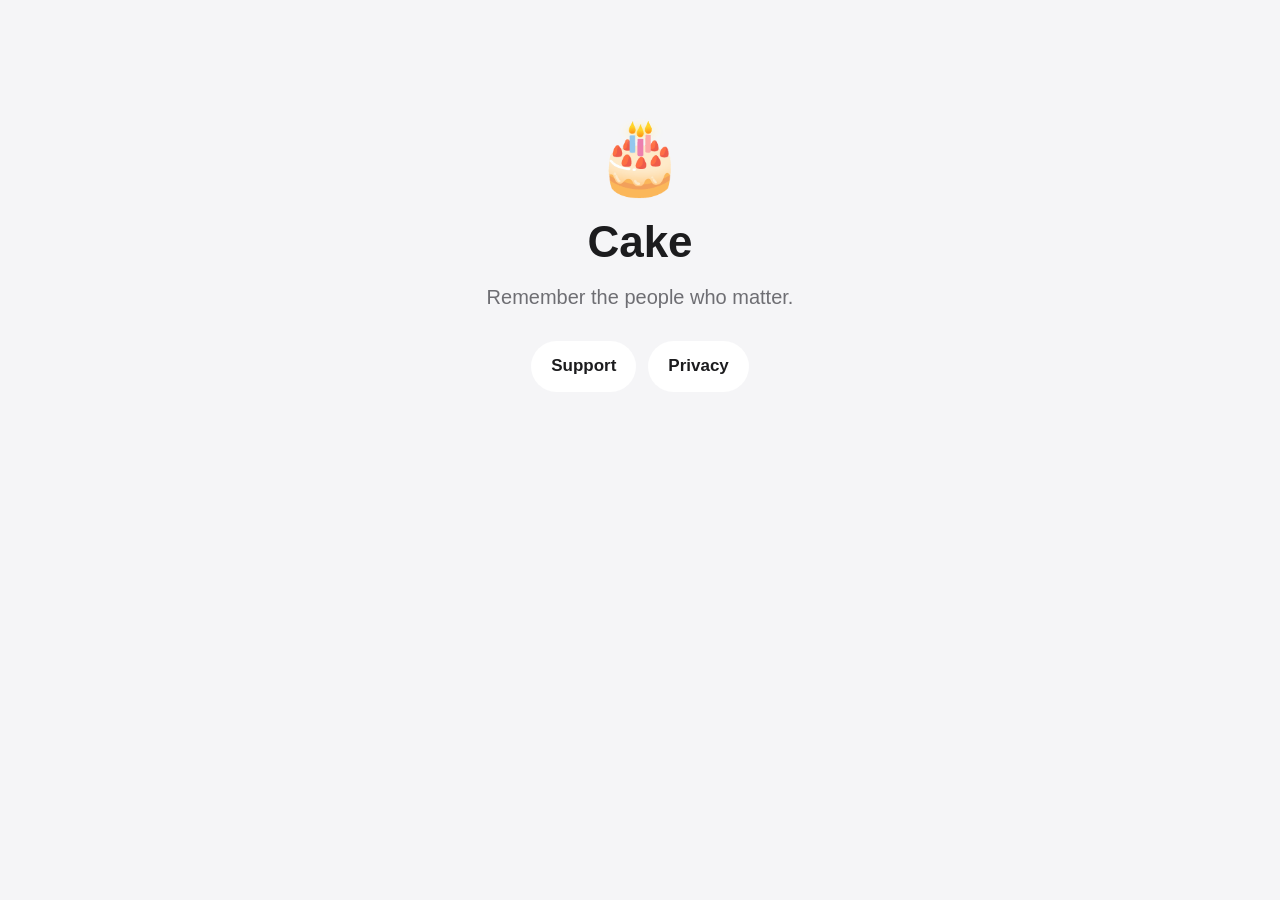
<file: index.html>
<!doctype html>
<html lang="en">
<head>
<meta charset="utf-8">
<meta name="viewport" content="width=device-width, initial-scale=1">
<title>Cake · Birthday Reminders</title>
<meta name="description" content="Cake reminds you of the birthdays and anniversaries that matter.">
<link rel="stylesheet" href="style.css">
</head>
<body>
<main>
  <div class="hero">
    <div class="cake">🎂</div>
    <h1>Cake</h1>
    <p>Remember the people who matter.</p>
    <div class="links">
      <a class="button secondary" href="support/">Support</a>
      <a class="button secondary" href="privacy/">Privacy</a>
    </div>
  </div>
</main>
</body>
</html>
</file>
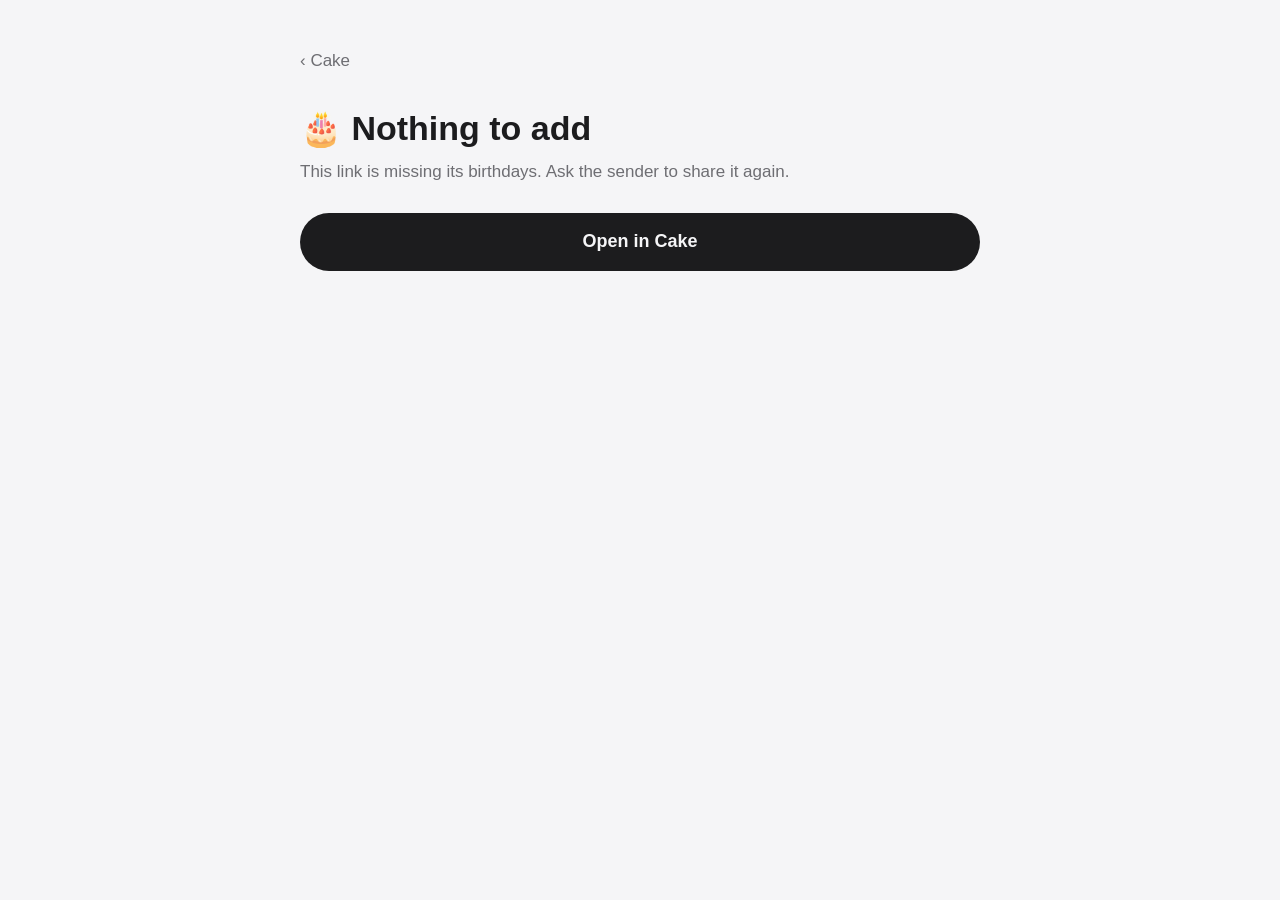
<file: add/index.html>
<!doctype html>
<html lang="en">
<head>
<meta charset="utf-8">
<meta name="viewport" content="width=device-width, initial-scale=1">
<title>Birthdays shared with you · Cake</title>
<meta name="description" content="Someone shared birthdays with you. Add them to Cake.">
<link rel="stylesheet" href="../style.css">
<style>
  .people { list-style: none; padding: 0; margin: 0; }
  .people li { display: flex; align-items: baseline; gap: 10px; padding: 12px 0; border-bottom: 1px solid color-mix(in srgb, var(--muted) 25%, transparent); }
  .people li:last-child { border-bottom: 0; }
  .people .name { font-weight: 600; flex: 1; }
  .people .date { color: var(--muted); }
  .open { display: block; text-align: center; margin: 20px 0 10px; font-size: 18px; padding: 15px 20px; }
  .fine { color: var(--muted); font-size: 15px; text-align: center; }
</style>
</head>
<body>
<main>
  <nav><a href="../">‹ Cake</a></nav>
  <h1 id="title">🎂 Shared with you</h1>
  <p class="date" id="subtitle"></p>

  <section id="list-card" hidden>
    <ul class="people" id="people"></ul>
  </section>

  <a class="button open" id="open" hidden>Open in Cake</a>
  <p class="fine" id="fine" hidden>Cake shows the list so you can choose who to add.</p>
</main>
<script>
  // The birthdays ride in the #fragment, which the browser never sends to a server.
  // Format: URL-safe base64 of JSON [{n: name, m: month, d: day, y?: year, k: "birthday"|"anniversary"}].
  function decode(payload) {
    try {
      let b64 = payload.replace(/-/g, "+").replace(/_/g, "/");
      b64 += "=".repeat((4 - (b64.length % 4)) % 4);
      const bytes = Uint8Array.from(atob(b64), c => c.charCodeAt(0));
      const people = JSON.parse(new TextDecoder().decode(bytes));
      return Array.isArray(people)
        ? people.filter(p => typeof p.n === "string" && p.m >= 1 && p.m <= 12 && p.d >= 1 && p.d <= 31)
        : [];
    } catch (e) {
      return [];
    }
  }

  const payload = location.hash.slice(1);
  const people = payload ? decode(payload) : [];

  if (people.length === 0) {
    document.getElementById("title").textContent = "🎂 Nothing to add";
    document.getElementById("subtitle").textContent = "This link is missing its birthdays. Ask the sender to share it again.";
  } else {
    const kinds = new Set(people.map(p => p.k === "anniversary" ? "anniversary" : "birthday"));
    const noun = kinds.size > 1 ? "birthdays & anniversaries"
      : kinds.has("anniversary") ? (people.length === 1 ? "anniversary" : "anniversaries")
      : (people.length === 1 ? "birthday" : "birthdays");
    document.getElementById("title").textContent = `🎂 ${people.length} ${noun} shared with you`;
    document.getElementById("subtitle").textContent = "Add them to Cake and get a reminder on the day.";

    const list = document.getElementById("people");
    for (const p of people) {
      const li = document.createElement("li");
      const emoji = document.createElement("span");
      emoji.textContent = p.k === "anniversary" ? "💍" : "🎂";
      const name = document.createElement("span");
      name.className = "name";
      name.textContent = p.n;  // textContent, never innerHTML: names come from the link
      const date = document.createElement("span");
      date.className = "date";
      date.textContent = new Date(2000, p.m - 1, p.d).toLocaleDateString(undefined, { month: "long", day: "numeric" });
      li.append(emoji, name, date);
      list.append(li);
    }
    document.getElementById("list-card").hidden = false;

    const open = document.getElementById("open");
    open.href = "cakeday://import?d=" + encodeURIComponent(payload);
    open.hidden = false;
    document.getElementById("fine").hidden = false;
  }
</script>
</body>
</html>
</file>
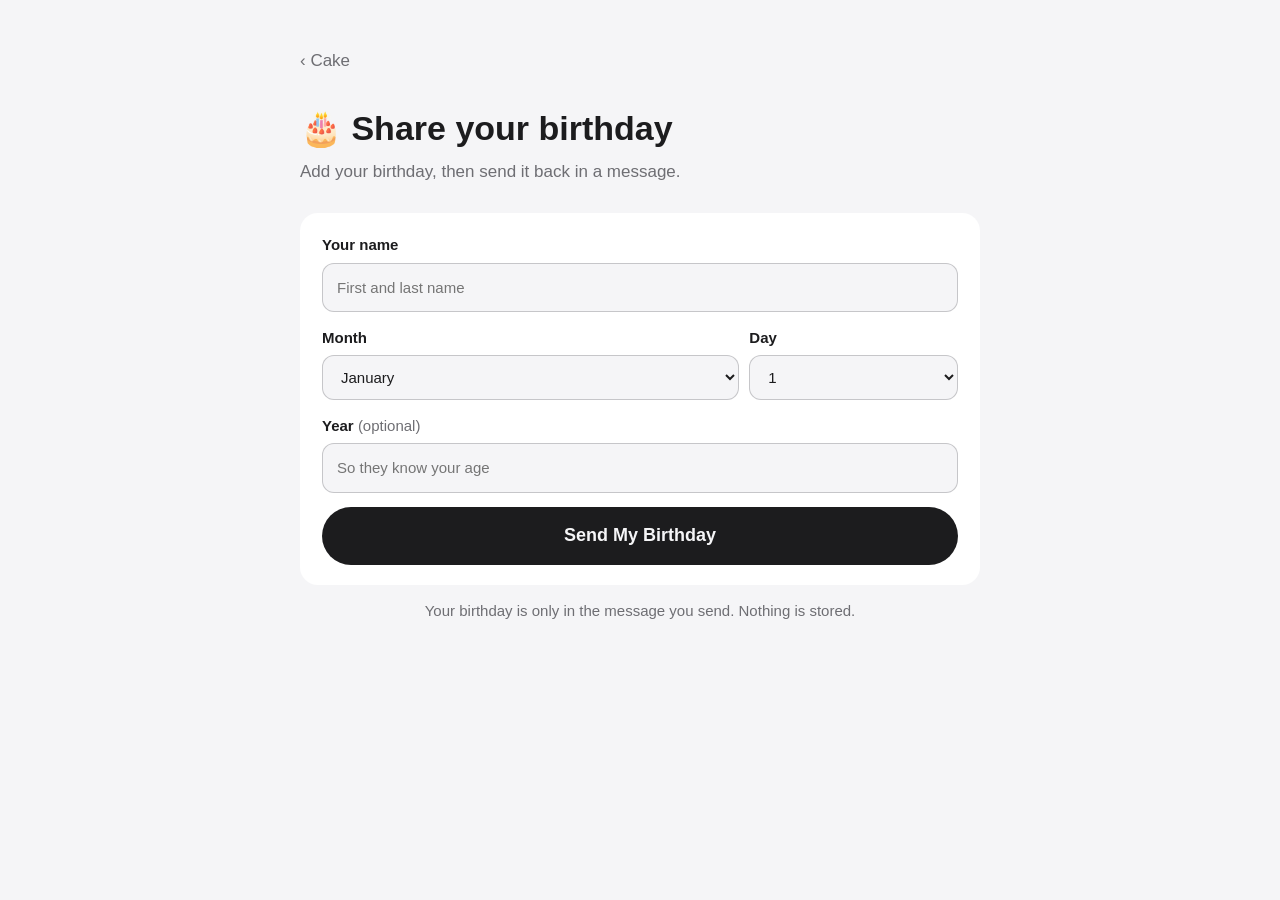
<file: ask/index.html>
<!doctype html>
<html lang="en">
<head>
<meta charset="utf-8">
<meta name="viewport" content="width=device-width, initial-scale=1">
<title>Share your birthday · Cake</title>
<meta name="description" content="Someone wants to remember your birthday.">
<link rel="stylesheet" href="../style.css">
<style>
  form { display: grid; gap: 14px; }
  label { display: grid; gap: 6px; font-weight: 600; font-size: 15px; }
  input, select { font: inherit; font-weight: 400; padding: 12px 14px; border-radius: 12px;
                  border: 1px solid color-mix(in srgb, var(--muted) 35%, transparent);
                  background: var(--bg); color: var(--text); width: 100%; box-sizing: border-box; }
  .row { display: grid; grid-template-columns: 2fr 1fr; gap: 10px; }
  .optional { color: var(--muted); font-weight: 400; }
  button.button { border: 0; font: inherit; font-weight: 600; font-size: 18px; padding: 15px 20px; width: 100%; cursor: pointer; }
  .fine { color: var(--muted); font-size: 15px; text-align: center; margin-top: 12px; }
  .error { color: #d70015; font-size: 15px; margin: 0; }
  textarea { font: inherit; width: 100%; box-sizing: border-box; min-height: 120px; padding: 12px; border-radius: 12px;
             border: 1px solid color-mix(in srgb, var(--muted) 35%, transparent); background: var(--bg); color: var(--text); }
</style>
</head>
<body>
<main>
  <nav><a href="../">‹ Cake</a></nav>
  <h1 id="title">🎂 Share your birthday</h1>
  <p class="date" id="subtitle">Add your birthday, then send it back in a message.</p>

  <section id="form-card">
    <form id="form" novalidate>
      <label>Your name
        <input id="name" autocomplete="name" placeholder="First and last name" required>
      </label>
      <div class="row">
        <label>Month <select id="month"></select></label>
        <label>Day <select id="day"></select></label>
      </div>
      <label><span>Year <span class="optional">(optional)</span></span>
        <input id="year" inputmode="numeric" pattern="[0-9]*" maxlength="4" placeholder="So they know your age">
      </label>
      <p class="error" id="error" hidden></p>
      <button class="button" type="submit" id="send">Send My Birthday</button>
    </form>
  </section>

  <section id="fallback" hidden>
    <h2>Send this message</h2>
    <p id="fallback-hint">Copy it and paste it into a message.</p>
    <textarea id="message" readonly></textarea>
    <button class="button" type="button" id="copy">Copy</button>
  </section>

  <section id="done" hidden>
    <h2>Thanks! 🎉</h2>
    <p id="done-text">Your birthday is on its way.</p>
  </section>

  <p class="fine">Your birthday is only in the message you send. Nothing is stored.</p>
</main>
<script>
  // Who's asking comes from the #fragment, which the browser never sends to a server.
  const asker = (new URLSearchParams(location.hash.slice(1)).get("from") || "").trim().slice(0, 40);
  if (asker) {
    document.getElementById("title").textContent = `🎂 ${asker} wants to remember your birthday`;
    document.getElementById("subtitle").textContent = `Add your birthday, then send it back to ${asker}.`;
    document.getElementById("send").textContent = `Send to ${asker}`;
    document.getElementById("fallback-hint").textContent = `Copy it and paste it into a message to ${asker}.`;
    document.getElementById("done-text").textContent = `${asker} can add you to Cake by tapping your message.`;
  }

  const monthSelect = document.getElementById("month");
  const daySelect = document.getElementById("day");
  for (let m = 1; m <= 12; m++) {
    const name = new Date(2000, m - 1, 1).toLocaleDateString(undefined, { month: "long" });
    monthSelect.add(new Option(name, m));
  }
  function fillDays() {
    const keep = Number(daySelect.value) || 1;
    const count = new Date(2000, Number(monthSelect.value), 0).getDate(); // 2000 is a leap year: Feb 29 allowed
    daySelect.length = 0;
    for (let d = 1; d <= count; d++) daySelect.add(new Option(d, d));
    daySelect.value = Math.min(keep, count);
  }
  monthSelect.addEventListener("change", fillDays);
  fillDays();

  // Same format Cake reads: URL-safe base64 of JSON [{n, m, d, y?, k}].
  function encode(people) {
    const bytes = new TextEncoder().encode(JSON.stringify(people));
    let binary = "";
    bytes.forEach(b => binary += String.fromCharCode(b));
    return btoa(binary).replace(/\+/g, "-").replace(/\//g, "_").replace(/=+$/, "");
  }

  function showError(text) {
    const error = document.getElementById("error");
    error.textContent = text;
    error.hidden = !text;
  }

  document.getElementById("form").addEventListener("submit", async (event) => {
    event.preventDefault();
    const name = document.getElementById("name").value.trim().slice(0, 60);
    const m = Number(monthSelect.value), d = Number(daySelect.value);
    const yearText = document.getElementById("year").value.trim();
    const y = Number(yearText);
    if (!name) return showError("Add your name.");
    if (yearText && !(y >= 1900 && y <= new Date().getFullYear())) return showError("Check the year, or leave it blank.");
    showError("");

    const person = { n: name, m, d, k: "birthday" };
    if (yearText) person.y = y;
    const link = new URL("../add/", location.href).href + "#" + encode([person]);
    const date = new Date(2000, m - 1, d).toLocaleDateString(undefined, { month: "long", day: "numeric" });
    const text = `🎂 ${name}'s birthday is ${date}. Add it to Cake: ${link}`;

    if (navigator.share) {
      try {
        await navigator.share({ text });
        document.getElementById("form-card").hidden = true;
        document.getElementById("done").hidden = false;
        return;
      } catch (e) {
        if (e.name === "AbortError") return; // they closed the share sheet
      }
    }
    document.getElementById("message").value = text;
    document.getElementById("form-card").hidden = true;
    document.getElementById("fallback").hidden = false;
  });

  document.getElementById("copy").addEventListener("click", async () => {
    const box = document.getElementById("message");
    try { await navigator.clipboard.writeText(box.value); } catch (e) { box.select(); document.execCommand("copy"); }
    document.getElementById("copy").textContent = "Copied";
  });
</script>
</body>
</html>
</file>
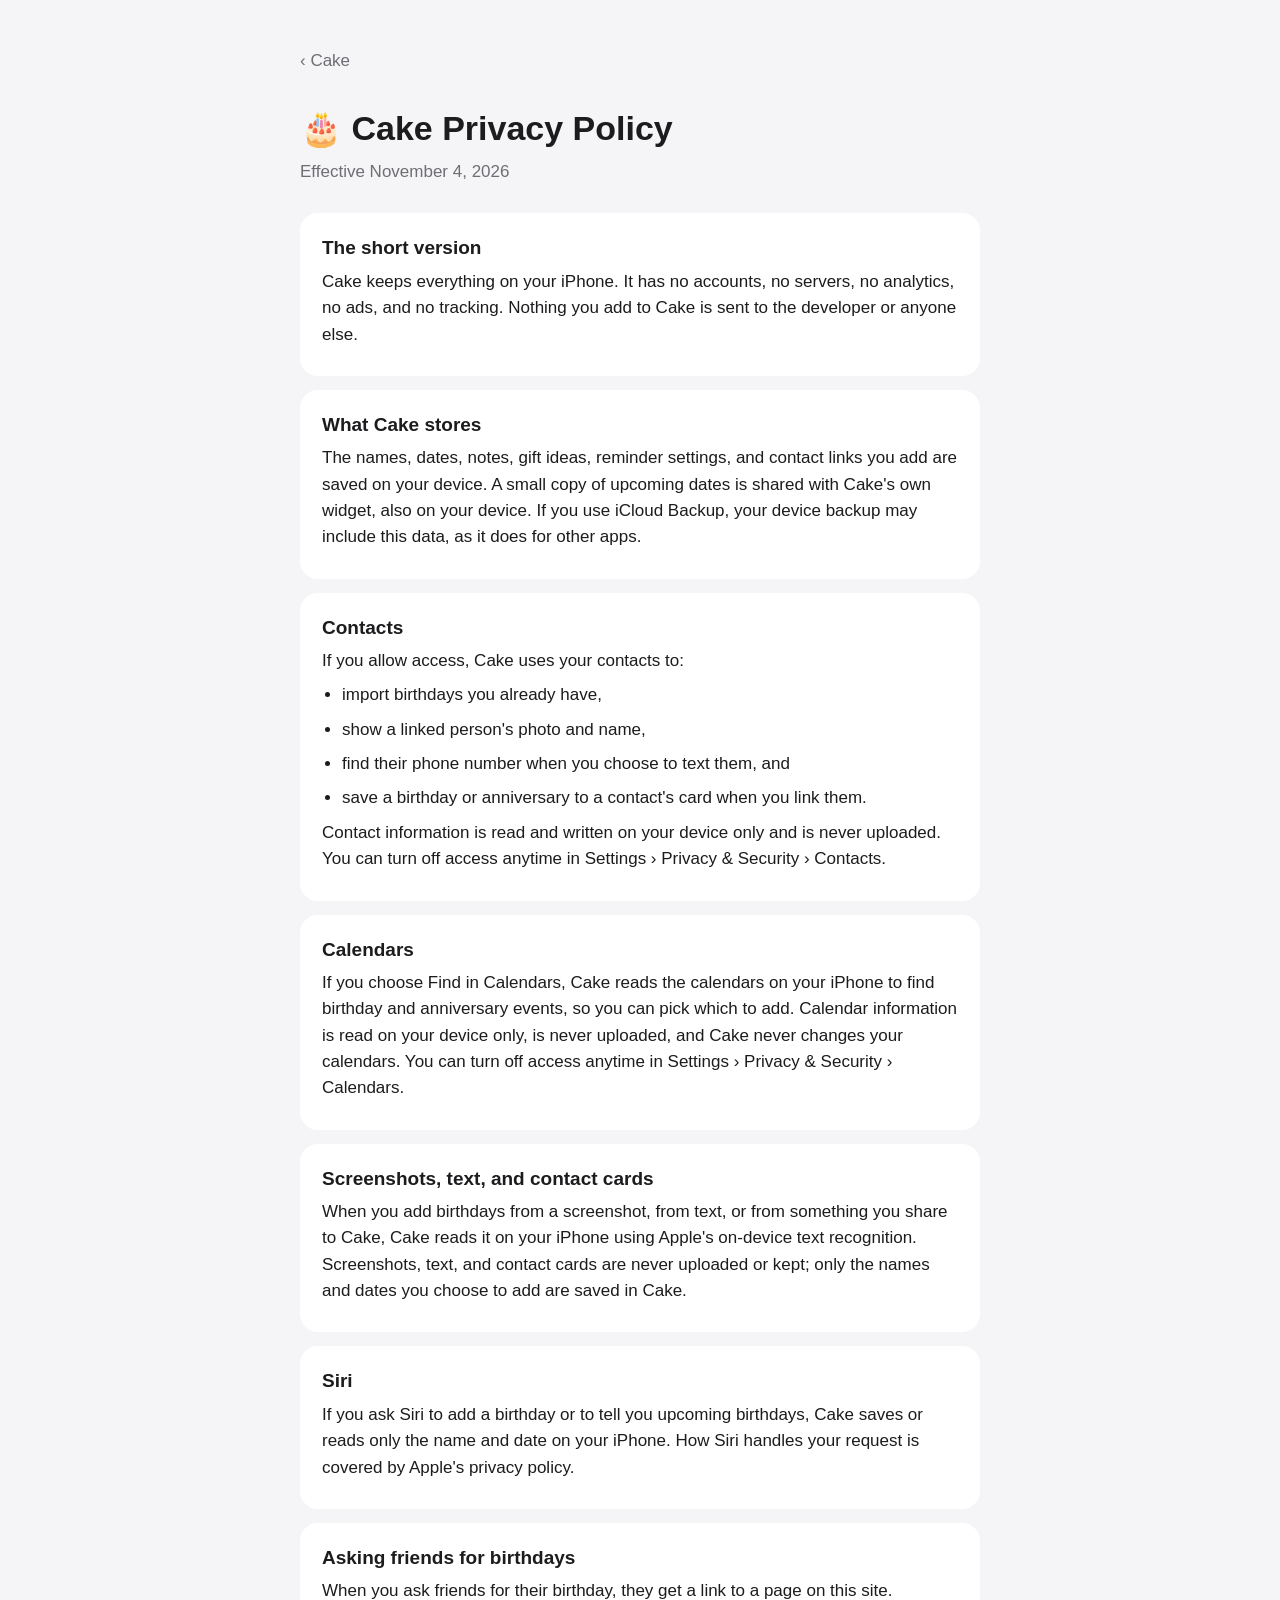
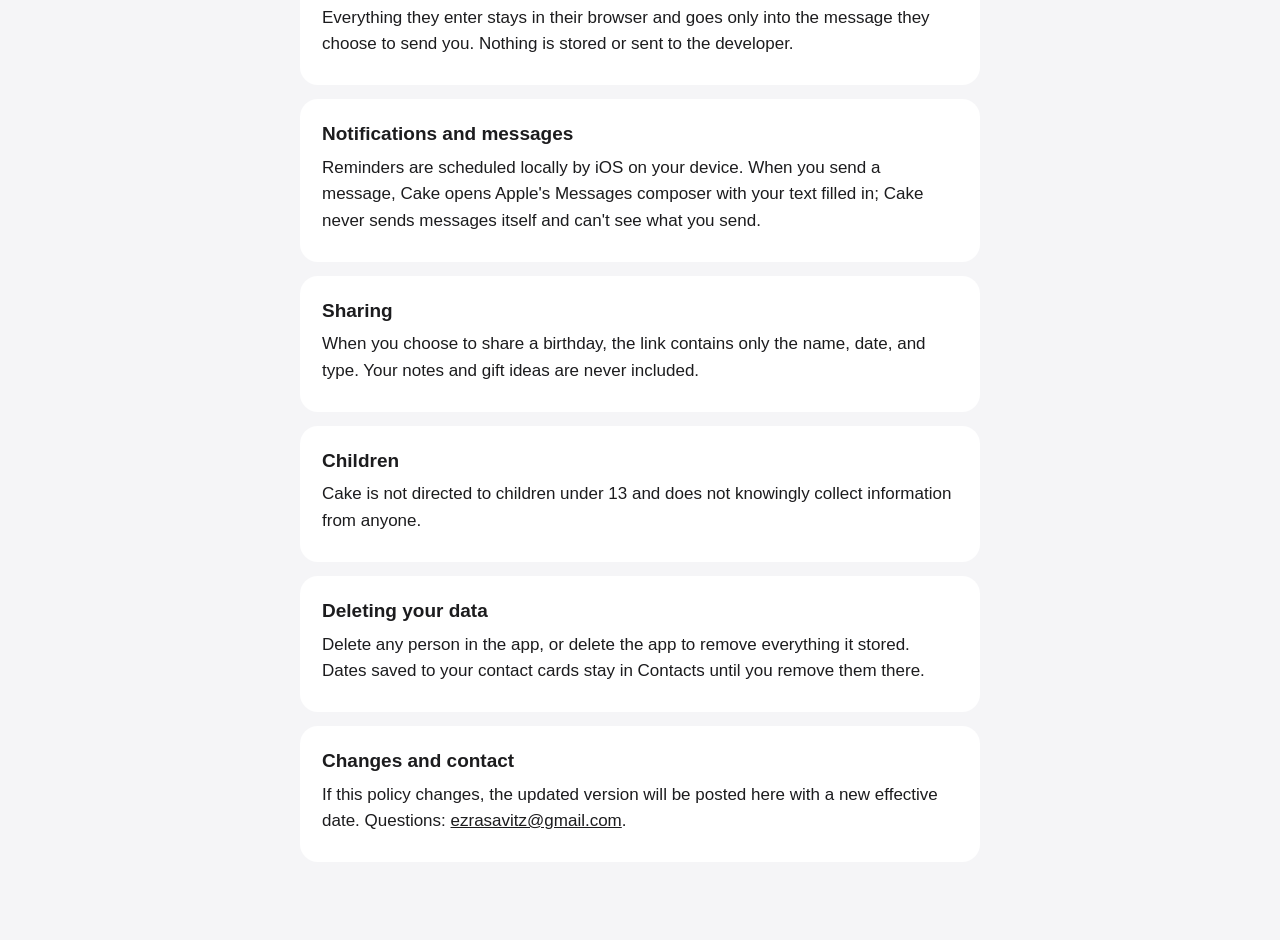
<file: privacy/index.html>
<!doctype html>
<html lang="en">
<head>
<meta charset="utf-8">
<meta name="viewport" content="width=device-width, initial-scale=1">
<title>Cake · Privacy Policy</title>
<link rel="stylesheet" href="../style.css">
</head>
<body>
<main>
  <nav><a href="../">‹ Cake</a></nav>
  <h1>🎂 Cake Privacy Policy</h1>
  <p class="date">Effective November 4, 2026</p>

  <section>
    <h2>The short version</h2>
    <p>Cake keeps everything on your iPhone. It has no accounts, no servers, no analytics, no ads, and no tracking. Nothing you add to Cake is sent to the developer or anyone else.</p>
  </section>

  <section>
    <h2>What Cake stores</h2>
    <p>The names, dates, notes, gift ideas, reminder settings, and contact links you add are saved on your device. A small copy of upcoming dates is shared with Cake's own widget, also on your device. If you use iCloud Backup, your device backup may include this data, as it does for other apps.</p>
  </section>

  <section>
    <h2>Contacts</h2>
    <p>If you allow access, Cake uses your contacts to:</p>
    <ul>
      <li>import birthdays you already have,</li>
      <li>show a linked person's photo and name,</li>
      <li>find their phone number when you choose to text them, and</li>
      <li>save a birthday or anniversary to a contact's card when you link them.</li>
    </ul>
    <p>Contact information is read and written on your device only and is never uploaded. You can turn off access anytime in Settings › Privacy &amp; Security › Contacts.</p>
  </section>

  <section>
    <h2>Calendars</h2>
    <p>If you choose Find in Calendars, Cake reads the calendars on your iPhone to find birthday and anniversary events, so you can pick which to add. Calendar information is read on your device only, is never uploaded, and Cake never changes your calendars. You can turn off access anytime in Settings › Privacy &amp; Security › Calendars.</p>
  </section>

  <section>
    <h2>Screenshots, text, and contact cards</h2>
    <p>When you add birthdays from a screenshot, from text, or from something you share to Cake, Cake reads it on your iPhone using Apple's on-device text recognition. Screenshots, text, and contact cards are never uploaded or kept; only the names and dates you choose to add are saved in Cake.</p>
  </section>

  <section>
    <h2>Siri</h2>
    <p>If you ask Siri to add a birthday or to tell you upcoming birthdays, Cake saves or reads only the name and date on your iPhone. How Siri handles your request is covered by Apple's privacy policy.</p>
  </section>

  <section>
    <h2>Asking friends for birthdays</h2>
    <p>When you ask friends for their birthday, they get a link to a page on this site. Everything they enter stays in their browser and goes only into the message they choose to send you. Nothing is stored or sent to the developer.</p>
  </section>

  <section>
    <h2>Notifications and messages</h2>
    <p>Reminders are scheduled locally by iOS on your device. When you send a message, Cake opens Apple's Messages composer with your text filled in; Cake never sends messages itself and can't see what you send.</p>
  </section>

  <section>
    <h2>Sharing</h2>
    <p>When you choose to share a birthday, the link contains only the name, date, and type. Your notes and gift ideas are never included.</p>
  </section>

  <section>
    <h2>Children</h2>
    <p>Cake is not directed to children under 13 and does not knowingly collect information from anyone.</p>
  </section>

  <section>
    <h2>Deleting your data</h2>
    <p>Delete any person in the app, or delete the app to remove everything it stored. Dates saved to your contact cards stay in Contacts until you remove them there.</p>
  </section>

  <section>
    <h2>Changes and contact</h2>
    <p>If this policy changes, the updated version will be posted here with a new effective date. Questions: <a href="mailto:ezrasavitz@gmail.com">ezrasavitz@gmail.com</a>.</p>
  </section>
</main>
</body>
</html>
</file>
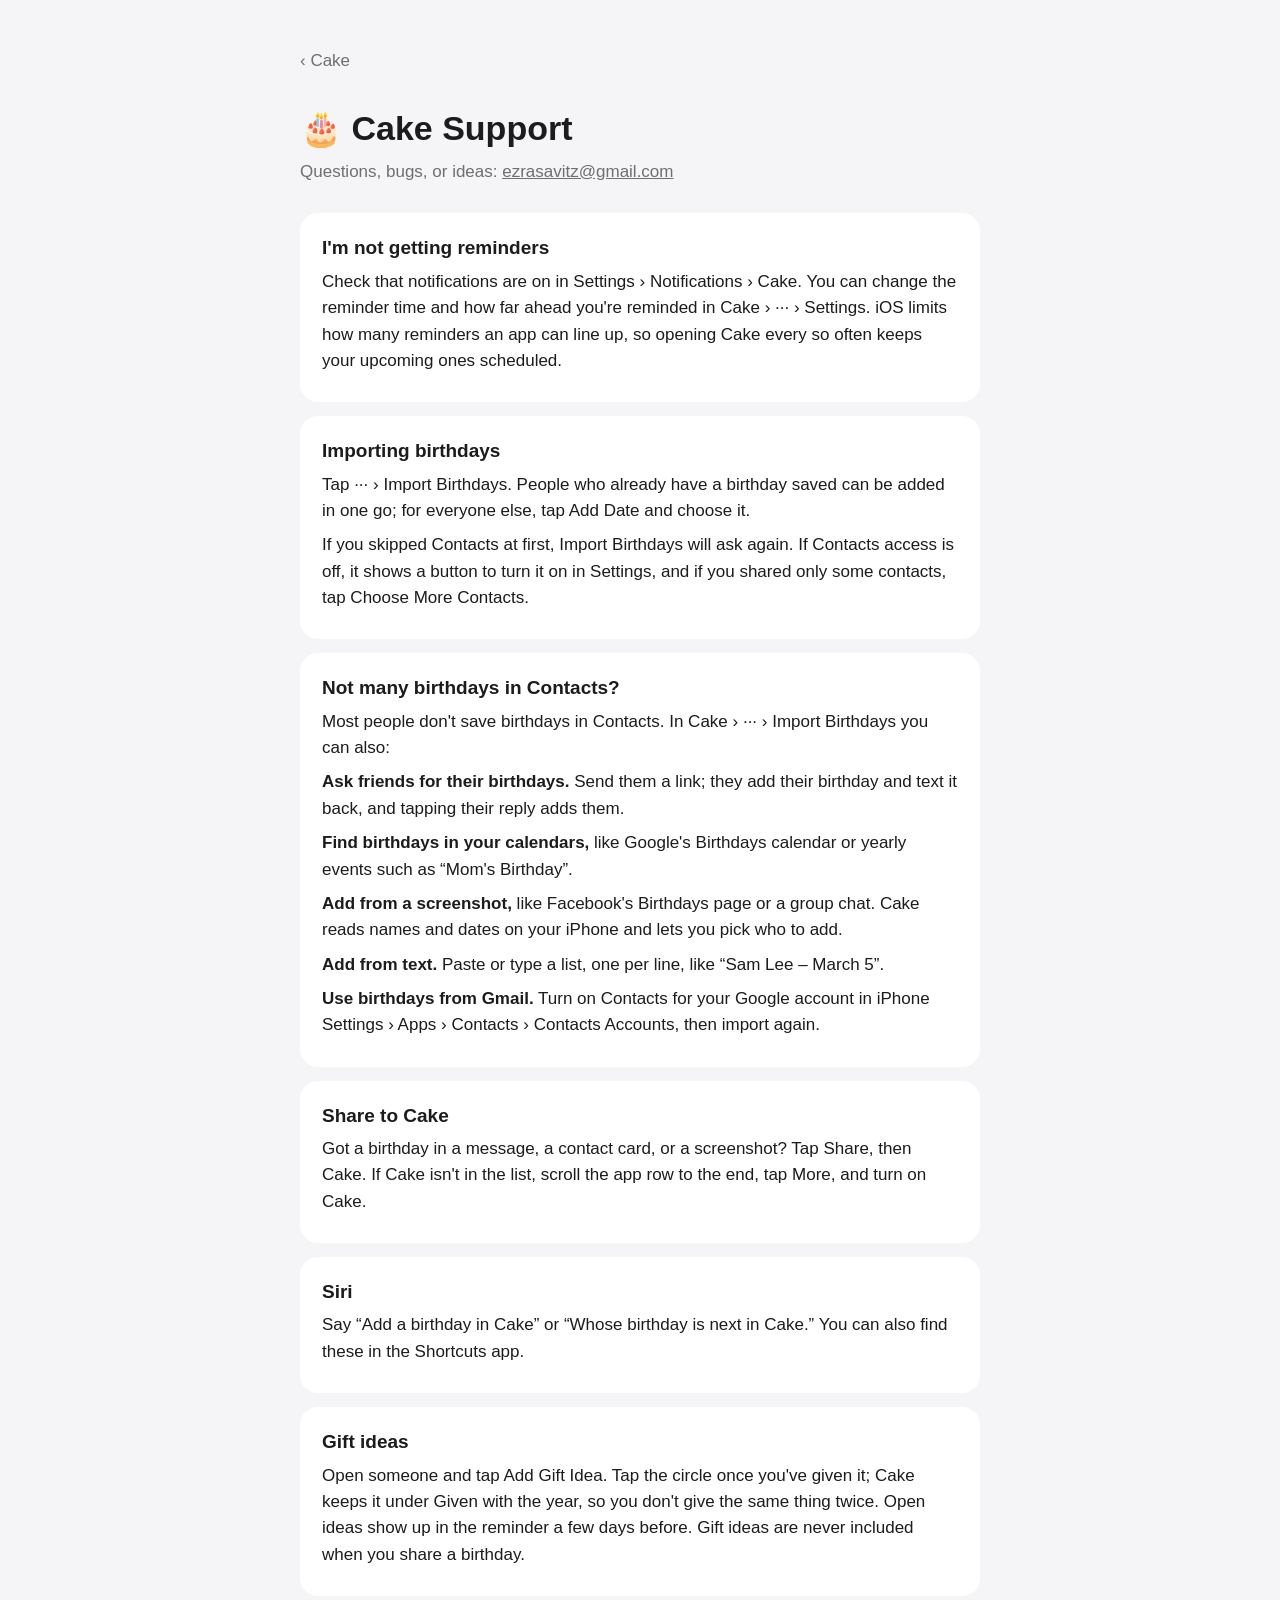
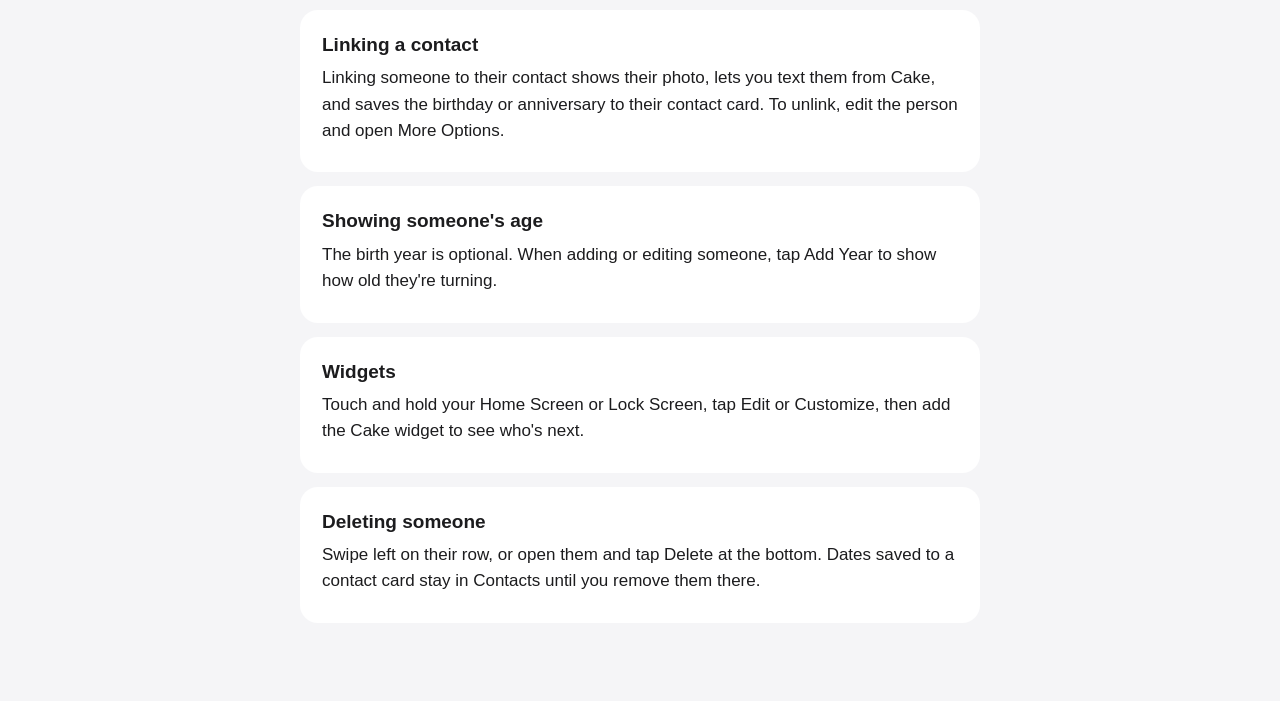
<file: support/index.html>
<!doctype html>
<html lang="en">
<head>
<meta charset="utf-8">
<meta name="viewport" content="width=device-width, initial-scale=1">
<title>Cake · Support</title>
<link rel="stylesheet" href="../style.css">
</head>
<body>
<main>
  <nav><a href="../">‹ Cake</a></nav>
  <h1>🎂 Cake Support</h1>
  <p class="date">Questions, bugs, or ideas: <a href="mailto:ezrasavitz@gmail.com">ezrasavitz@gmail.com</a></p>

  <section>
    <h2>I'm not getting reminders</h2>
    <p>Check that notifications are on in Settings › Notifications › Cake. You can change the reminder time and how far ahead you're reminded in Cake › ··· › Settings. iOS limits how many reminders an app can line up, so opening Cake every so often keeps your upcoming ones scheduled.</p>
  </section>

  <section>
    <h2>Importing birthdays</h2>
    <p>Tap ··· › Import Birthdays. People who already have a birthday saved can be added in one go; for everyone else, tap Add Date and choose it.</p>
    <p>If you skipped Contacts at first, Import Birthdays will ask again. If Contacts access is off, it shows a button to turn it on in Settings, and if you shared only some contacts, tap Choose More Contacts.</p>
  </section>

  <section>
    <h2>Not many birthdays in Contacts?</h2>
    <p>Most people don't save birthdays in Contacts. In Cake › ··· › Import Birthdays you can also:</p>
    <p><strong>Ask friends for their birthdays.</strong> Send them a link; they add their birthday and text it back, and tapping their reply adds them.</p>
    <p><strong>Find birthdays in your calendars,</strong> like Google's Birthdays calendar or yearly events such as “Mom's Birthday”.</p>
    <p><strong>Add from a screenshot,</strong> like Facebook's Birthdays page or a group chat. Cake reads names and dates on your iPhone and lets you pick who to add.</p>
    <p><strong>Add from text.</strong> Paste or type a list, one per line, like “Sam Lee – March 5”.</p>
    <p><strong>Use birthdays from Gmail.</strong> Turn on Contacts for your Google account in iPhone Settings › Apps › Contacts › Contacts Accounts, then import again.</p>
  </section>

  <section>
    <h2>Share to Cake</h2>
    <p>Got a birthday in a message, a contact card, or a screenshot? Tap Share, then Cake. If Cake isn't in the list, scroll the app row to the end, tap More, and turn on Cake.</p>
  </section>

  <section>
    <h2>Siri</h2>
    <p>Say “Add a birthday in Cake” or “Whose birthday is next in Cake.” You can also find these in the Shortcuts app.</p>
  </section>

  <section>
    <h2>Gift ideas</h2>
    <p>Open someone and tap Add Gift Idea. Tap the circle once you've given it; Cake keeps it under Given with the year, so you don't give the same thing twice. Open ideas show up in the reminder a few days before. Gift ideas are never included when you share a birthday.</p>
  </section>

  <section>
    <h2>Linking a contact</h2>
    <p>Linking someone to their contact shows their photo, lets you text them from Cake, and saves the birthday or anniversary to their contact card. To unlink, edit the person and open More Options.</p>
  </section>

  <section>
    <h2>Showing someone's age</h2>
    <p>The birth year is optional. When adding or editing someone, tap Add Year to show how old they're turning.</p>
  </section>

  <section>
    <h2>Widgets</h2>
    <p>Touch and hold your Home Screen or Lock Screen, tap Edit or Customize, then add the Cake widget to see who's next.</p>
  </section>

  <section>
    <h2>Deleting someone</h2>
    <p>Swipe left on their row, or open them and tap Delete at the bottom. Dates saved to a contact card stay in Contacts until you remove them there.</p>
  </section>
</main>
</body>
</html>
</file>
<file: style.css>
:root { color-scheme: light dark; --text: #1c1c1e; --muted: #6e6e73; --bg: #f5f5f7; --card: #fff; }
@media (prefers-color-scheme: dark) { :root { --text: #f5f5f7; --muted: #a1a1a6; --bg: #000; --card: #1c1c1e; } }
body { margin: 0; background: var(--bg); color: var(--text);
       font: 17px/1.55 -apple-system, BlinkMacSystemFont, "SF Pro Text", "Helvetica Neue", sans-serif; }
main { max-width: 680px; margin: 0 auto; padding: 48px 20px 64px; }
h1 { font-size: 34px; margin: 0 0 4px; }
.date { color: var(--muted); margin: 0 0 28px; }
section { background: var(--card); border-radius: 18px; padding: 20px 22px; margin: 0 0 14px; }
h2 { font-size: 19px; margin: 0 0 6px; }
p, li { margin: 0 0 8px; }
ul { padding-left: 20px; margin: 0; }
a { color: inherit; }
nav { margin: 0 0 28px; }
nav a { color: var(--muted); text-decoration: none; font-weight: 500; }
.links { display: flex; gap: 12px; flex-wrap: wrap; margin-top: 8px; }
.button { display: inline-block; padding: 12px 20px; border-radius: 999px; background: var(--text);
          color: var(--bg); text-decoration: none; font-weight: 600; }
.button.secondary { background: var(--card); color: var(--text); }
.hero { text-align: center; padding: 72px 0 40px; }
.hero .cake { font-size: 72px; line-height: 1; }
.hero h1 { font-size: 44px; margin: 16px 0 6px; }
.hero p { color: var(--muted); font-size: 20px; margin: 0 0 28px; }
.hero .links { justify-content: center; }
</file>
